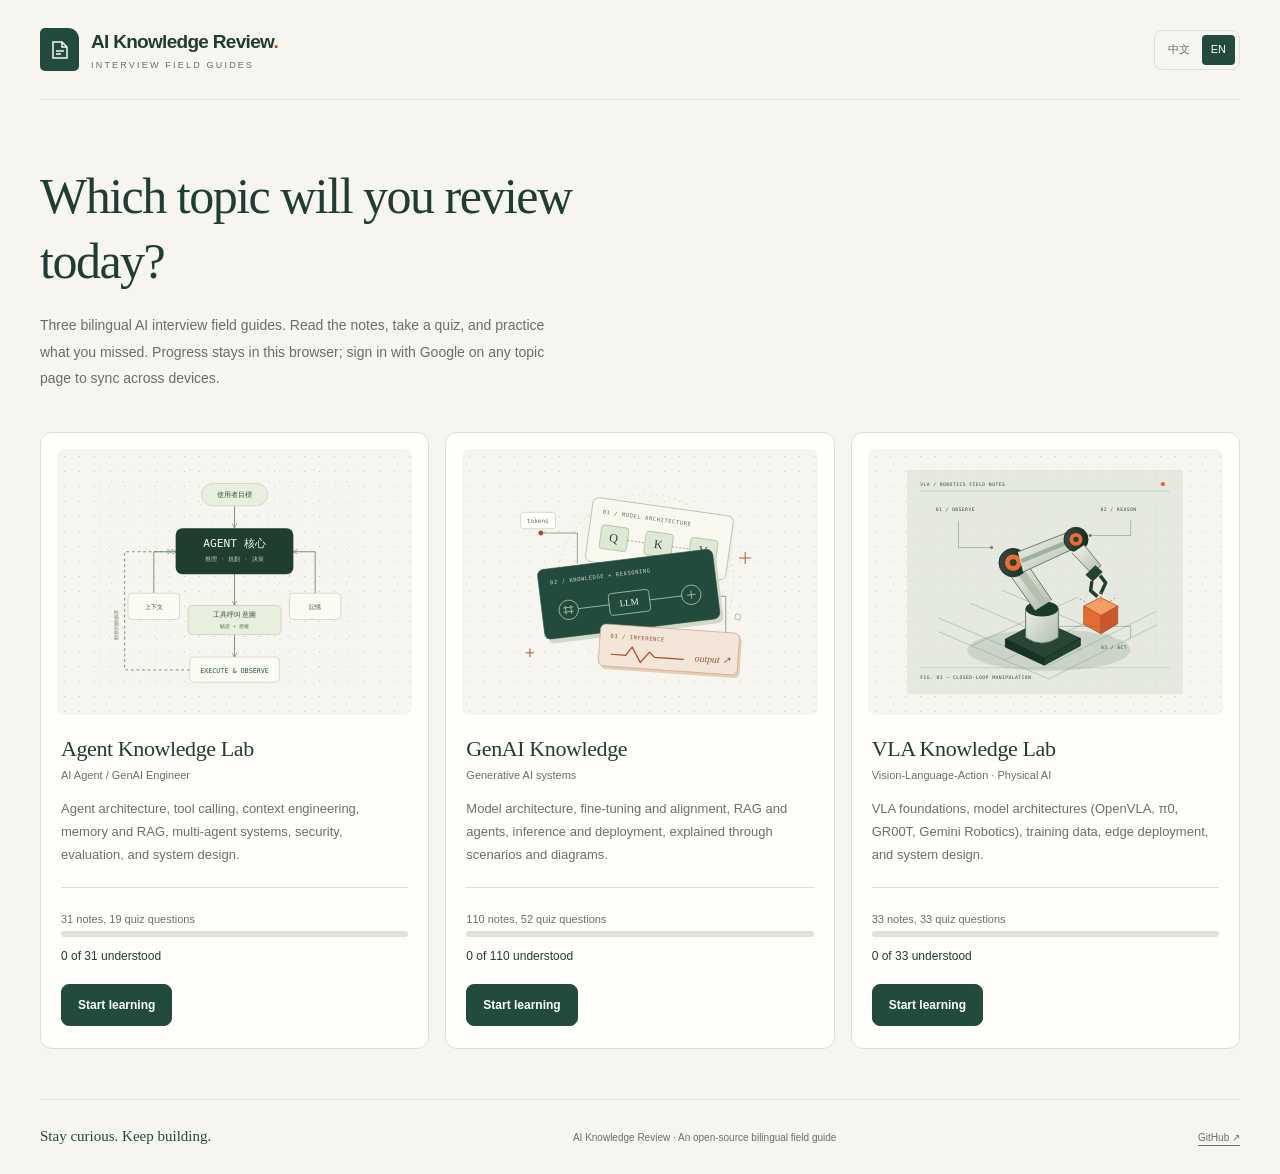
<file: index.html>
<!doctype html>
<html lang="zh-Hant">
<head>
<meta charset="utf-8">
<meta name="viewport" content="width=device-width,initial-scale=1">
<meta name="theme-color" content="#f6f5ef">
<meta name="description" content="AI 面試複習：Agent、GenAI、VLA 三個雙語知識庫。Bilingual AI interview field guides for agents, GenAI, and VLA.">
<title>AI Knowledge Review</title>
<link rel="icon" href="agent/assets/favicon.svg" type="image/svg+xml">
<link rel="stylesheet" href="shared/study.css">
<style>
  .hub-hero{padding:64px 0 40px;max-width:640px}
  .hub-hero h1{font-family:Georgia,"Noto Serif TC","Songti TC",serif;font-size:clamp(32px,4vw,50px);font-weight:500;letter-spacing:-1.5px;margin-bottom:18px}
  .hub-hero p{font-size:14px;color:var(--muted);line-height:1.9;max-width:520px}
  .shelf{display:grid;grid-template-columns:repeat(3,minmax(0,1fr));gap:16px}
  .topic{display:flex;flex-direction:column;padding:16px 16px 22px;border:1px solid var(--line);border-radius:12px;background:var(--surface);color:inherit;text-decoration:none;transition:border-color .2s}
  .topic:hover{border-color:#9fb393}
  .topic:focus-visible{outline:3px solid var(--orange);outline-offset:3px}
  .topic.recent{border-color:var(--green);box-shadow:0 3px 0 var(--green)}
  .topic-art{display:grid;place-items:center;aspect-ratio:4/3;margin-bottom:20px;border-radius:8px;background:var(--paper) radial-gradient(#c3ccbd .7px,transparent .7px) 0 0/15px 15px}
  .topic-art img{width:84%;height:84%;object-fit:contain}
  .topic h2{font-family:Georgia,"Noto Serif TC",serif;font-size:22px;font-weight:500;letter-spacing:-.4px;padding:0 4px}
  .topic small{display:block;color:var(--muted);font-size:11px;margin:2px 0 12px;padding:0 4px}
  .topic>p{flex:1;font-size:13px;color:var(--muted);line-height:1.8;padding:0 4px}
  .topic-progress{margin:20px 4px 0;padding-top:16px;border-top:1px solid var(--line)}
  .topic-status{font-size:12px;margin-top:9px}
  .topic-count{font-size:11px;color:var(--muted)}
  .topic .btn{margin:18px 4px 0;align-self:flex-start;pointer-events:none}
  .recent-tag{align-self:flex-start;margin:0 4px 8px;font-size:11px;font-weight:600;padding:2px 10px;border-radius:20px;background:var(--green);color:white}
  @media(max-width:900px){.shelf{grid-template-columns:1fr;max-width:520px}}
  @media(max-width:440px){.hub-hero{padding:36px 0 28px}}
  @media(prefers-reduced-motion:reduce){.topic{transition:none}}
</style>
</head>
<body>
<div class="shell">
<header class="top">
  <a class="brand" href="./"><span class="brand-symbol"><svg width="24" height="24" viewBox="0 0 24 24" fill="none" stroke="currentColor" stroke-width="1.5" aria-hidden="true"><path d="M5 4h9l5 5v11H5zM14 4v5h5M8 13h8M8 16h5"/></svg></span><span><strong>AI Knowledge Review<span style="color:var(--orange)">.</span></strong><small>INTERVIEW FIELD GUIDES</small></span></a>
  <div class="language" role="group" aria-label="Language / 語言"><button data-lang="zh" lang="zh-Hant" aria-pressed="true">中文</button><button data-lang="en" lang="en" aria-pressed="false">EN</button></div>
</header>
<main>
  <section class="hub-hero">
    <h1 data-i18n="title">今天要複習哪一個主題？</h1>
    <p data-i18n="intro">三個中英雙語的 AI 面試知識庫：讀筆記、做測驗、回頭練錯題。進度存在這個瀏覽器；在主題頁登入 Google，就能跨裝置同步。</p>
  </section>
  <div class="shelf">
    <!-- data-notes / data-quiz match each topic's script#seed (checked by tests/study.test.cjs). -->
    <a class="topic" href="agent/" data-records="agent-learning-records" data-notes="31" data-quiz="19">
      <span class="topic-art"><img src="agent/art.svg" width="480" height="400" alt=""></span>
      <h2>Agent Knowledge Lab</h2><small>AI Agent / GenAI Engineer</small>
      <p data-i18n="agent">Agent 架構、Tool Calling、Context Engineering、Memory 與 RAG、多代理、安全、評估與系統設計。</p>
      <div class="topic-progress"><span class="topic-count"></span><div class="progress"><div class="bar"></div></div><p class="topic-status"></p></div>
      <span class="btn primary"></span>
    </a>
    <a class="topic" href="genai/" data-records="genai-learning-v1-records" data-notes="110" data-quiz="52">
      <span class="topic-art"><img src="genai/art.svg" width="490" height="355" alt=""></span>
      <h2>GenAI Knowledge</h2><small>Generative AI systems</small>
      <p data-i18n="genai">模型架構、微調與對齊、RAG 與 Agent、推論與部署，搭配情境式說明與圖解。</p>
      <div class="topic-progress"><span class="topic-count"></span><div class="progress"><div class="bar"></div></div><p class="topic-status"></p></div>
      <span class="btn primary"></span>
    </a>
    <a class="topic" href="vla/" data-records="vla-knowledge-lab-v1-records" data-notes="33" data-quiz="33">
      <span class="topic-art"><img src="vla/art.svg" width="640" height="520" alt=""></span>
      <h2>VLA Knowledge Lab</h2><small>Vision-Language-Action · Physical AI</small>
      <p data-i18n="vla">VLA 基礎、模型架構（OpenVLA、π0、GR00T、Gemini Robotics）、訓練資料、邊緣部署與系統設計。</p>
      <div class="topic-progress"><span class="topic-count"></span><div class="progress"><div class="bar"></div></div><p class="topic-status"></p></div>
      <span class="btn primary"></span>
    </a>
  </div>
</main>
<footer class="foot"><span>Stay curious. Keep building.</span><span data-i18n="footer">AI Knowledge Review · 開源雙語學習手冊</span><a href="https://github.com/greamown/ai-knowledge-review" target="_blank" rel="noopener">GitHub ↗</a></footer>
</div>
<script src="shared/progress-records.js"></script>
<script>
"use strict";
const COPY = {
  zh: {
    title: "今天要複習哪一個主題？",
    intro: "三個中英雙語的 AI 面試知識庫：讀筆記、做測驗、回頭練錯題。進度存在這個瀏覽器；在主題頁登入 Google，就能跨裝置同步。",
    agent: "Agent 架構、Tool Calling、Context Engineering、Memory 與 RAG、多代理、安全、評估與系統設計。",
    genai: "模型架構、微調與對齊、RAG 與 Agent、推論與部署，搭配情境式說明與圖解。",
    vla: "VLA 基礎、模型架構（OpenVLA、π0、GR00T、Gemini Robotics）、訓練資料、邊緣部署與系統設計。",
    footer: "AI Knowledge Review · 開源雙語學習手冊",
    count: (n, q) => `${n} 則筆記，${q} 題測驗`,
    status: (r, n, w) => `已理解 ${r} / ${n}` + (w ? `，${w} 題待複習` : ""),
    start: "開始學習", resume: "繼續學習", recent: "上次學到這裡"
  },
  en: {
    title: "Which topic will you review today?",
    intro: "Three bilingual AI interview field guides. Read the notes, take a quiz, and practice what you missed. Progress stays in this browser; sign in with Google on any topic page to sync across devices.",
    agent: "Agent architecture, tool calling, context engineering, memory and RAG, multi-agent systems, security, evaluation, and system design.",
    genai: "Model architecture, fine-tuning and alignment, RAG and agents, inference and deployment, explained through scenarios and diagrams.",
    vla: "VLA foundations, model architectures (OpenVLA, π0, GR00T, Gemini Robotics), training data, edge deployment, and system design.",
    footer: "AI Knowledge Review · An open-source bilingual field guide",
    count: (n, q) => `${n} notes, ${q} quiz questions`,
    status: (r, n, w) => `${r} of ${n} understood` + (w ? `, ${w} to review` : ""),
    start: "Start learning", resume: "Continue learning", recent: "Where you left off"
  }
};
const LANG_KEY = "ai-knowledge-review-lang";
let lang = "en";
try { if (localStorage.getItem(LANG_KEY) === "zh") lang = "zh"; } catch {}
// Reads the same per-item records the topic pages save: notes count when read (Agent's older records say state "understood").
// ponytail: a topic last used before records existed shows 0 here until it is opened and saved once.
function progress(key) {
  let records = {};
  try { records = ProgressRecords.clean(JSON.parse(localStorage.getItem(key))); } catch {}
  const live = Object.entries(ProgressRecords.live(records));
  return {
    read: live.filter(([k, r]) => !k.startsWith("quiz:") && (r.read === true || r.state === "understood")).length,
    wrong: live.filter(([k, r]) => k.startsWith("quiz:") && r.wrong).length,
    latest: ProgressRecords.latest(records)
  };
}
function render() {
  const t = COPY[lang];
  document.documentElement.lang = lang === "en" ? "en" : "zh-Hant";
  document.querySelectorAll("[data-i18n]").forEach(node => node.textContent = t[node.dataset.i18n]);
  document.querySelectorAll("[data-lang]").forEach(b => b.setAttribute("aria-pressed", String(b.dataset.lang === lang)));
  const cards = [...document.querySelectorAll(".topic")].map(card => ({card, ...progress(card.dataset.records)}));
  const recent = cards.reduce((best, c) => c.latest > (best?.latest || 0) ? c : best, null);
  for (const {card, read, wrong, latest} of cards) {
    const notes = Number(card.dataset.notes);
    card.querySelector(".topic-count").textContent = t.count(notes, card.dataset.quiz);
    card.querySelector(".bar").style.width = Math.min(read / notes, 1) * 100 + "%";
    card.querySelector(".topic-status").textContent = t.status(Math.min(read, notes), notes, wrong);
    card.querySelector(".btn").textContent = latest ? t.resume : t.start;
    card.classList.toggle("recent", card === recent?.card);
    card.querySelector(".recent-tag")?.remove();
    if (card === recent?.card) { const tag = document.createElement("span"); tag.className = "recent-tag"; tag.textContent = t.recent; card.querySelector("h2").before(tag); }
  }
}
document.querySelectorAll("[data-lang]").forEach(b => b.addEventListener("click", () => {
  lang = b.dataset.lang;
  try { localStorage.setItem(LANG_KEY, lang); } catch {}
  render();
}));
// Returning from a topic with the back button can restore this page from cache; refresh its progress.
addEventListener("pageshow", render);
render();
</script>
</body>
</html>
</file>
<file: shared/study.css>
:root{--paper:#f6f5ef;--surface:#fffefa;--ink:#203d35;--muted:#65716a;--line:#dedfd5;--green:#234b3d;--mint:#e4ecdf;--orange:#af4a25;--peach:#f3e5d8;--blue:#e3eaf0;--radius:16px;color:var(--ink);background:var(--paper);font-family:"Avenir Next","Noto Sans TC","Microsoft JhengHei",sans-serif;font-synthesis:none}
*{box-sizing:border-box}body{margin:0;line-height:1.7}button,input,select{font:inherit}button,a,input,select{-webkit-tap-highlight-color:transparent}button{cursor:pointer}button:disabled{cursor:default}button:focus-visible,a:focus-visible,input:focus-visible,select:focus-visible,summary:focus-visible{outline:3px solid var(--orange);outline-offset:4px}a{color:inherit;text-underline-offset:4px}button{color:inherit}h1,h2,h3,p{margin:0}h1,h2,h3{line-height:1.3}svg{display:block}.hide,[hidden]{display:none!important}.shell{max-width:1280px;margin:auto;padding:0 40px}.top{display:flex;justify-content:space-between;align-items:center;gap:24px;min-height:100px;border-bottom:1px solid var(--line)}.brand{display:flex;align-items:center;gap:12px;text-decoration:none}.brand-symbol{display:grid;place-items:center;background:var(--green);color:var(--paper);width:39px;height:43px;border-radius:5px 11px 5px 5px}.brand strong{display:block;font-size:19px;letter-spacing:-.7px}.brand small{display:block;font-size:9px;letter-spacing:2.2px;color:var(--muted)}.top-right,.tabs,.row{display:flex;align-items:center;gap:12px}.top-right{gap:26px}.tabs{gap:24px}.tab{padding:13px 0;background:none;border:0;color:var(--muted);font-size:13px;position:relative}.tab[aria-current="page"]{color:var(--ink);font-weight:700}.tab[aria-current="page"]:after{content:"";position:absolute;bottom:3px;left:0;right:0;height:2px;background:var(--orange)}.language{display:flex;gap:3px;padding:4px;border:1px solid var(--line);border-radius:8px}.language button{font-size:11px;min-height:30px;padding:3px 9px;border:0;border-radius:4px;background:none;color:var(--muted)}.language button[aria-pressed="true"]{background:var(--green);color:white}.eyebrow{font-size:10px;letter-spacing:2.2px;font-weight:700;text-transform:uppercase}.eyebrow.accent{color:var(--orange)}.hero{display:grid;grid-template-columns:1.15fr 1fr;gap:30px;align-items:center;padding:58px 0 42px}.hero h1{font-size:clamp(35px,4.4vw,58px);font-weight:500;letter-spacing:-2px;margin:18px 0 20px;font-family:Georgia,"Noto Serif TC","Songti TC",serif;max-width:650px}.hero h1 em{color:var(--orange);font-weight:400;font-style:normal}.hero p{max-width:460px;font-size:14px;color:var(--muted);line-height:1.9}.hero-actions{display:flex;gap:20px;align-items:center;margin-top:28px}.btn{display:inline-flex;gap:9px;align-items:center;justify-content:center;min-height:42px;border:1px solid var(--line);background:var(--surface);border-radius:8px;padding:9px 16px;font-size:12px;font-weight:600;text-decoration:none;transition:background .2s,transform .2s}.btn:hover{background:var(--mint);transform:translateY(-1px)}.btn.primary{background:var(--green);border-color:var(--green);color:white}.btn.primary:hover{background:#32614e}.btn.text{background:transparent;border-color:transparent;padding-left:0;color:var(--muted)}.icon{width:20px;height:20px;flex-shrink:0}.hero-art{position:relative;max-width:510px;width:100%;justify-self:end;background-image:radial-gradient(#acb8a7 0.7px,transparent .7px);background-size:15px 15px;border-radius:50%;padding:7px}.hero-art img{display:block;width:100%;height:auto}.art-caption{text-align:center;font-family:Georgia,serif;font-style:italic;font-size:12px;color:var(--muted);margin-top:-5px}.stats{display:grid;grid-template-columns:1.2fr 1fr 1fr;background:var(--surface);border:1px solid var(--line);border-radius:12px;padding:22px 0;margin-bottom:42px}.stat{padding:0 28px;border-right:1px solid var(--line);display:flex;gap:17px;align-items:center}.stat:last-child{border:0}.stat-icon{width:39px;height:39px;display:grid;place-items:center;color:var(--green);background:var(--mint);border-radius:50%}.stat b{font-family:Georgia,serif;font-size:27px;font-weight:400;line-height:1.2}.stat span{display:block;color:var(--muted);font-size:11px;margin-top:3px}.stat .progress{width:100%;margin-top:7px;height:3px}.stat-copy{flex:1}.section-head{display:flex;align-items:end;justify-content:space-between;gap:20px;margin-bottom:20px}.section-head h2{font-family:Georgia,"Noto Serif TC",serif;font-size:25px;letter-spacing:-.5px;font-weight:500}.section-head p{font-size:12px;color:var(--muted);margin-top:5px}.section-note{font-size:10px;color:var(--muted);letter-spacing:1px}.paths{display:grid;grid-template-columns:repeat(4,minmax(0,1fr));gap:13px;margin-bottom:42px}.path{padding:20px;text-align:left;border:1px solid var(--line);border-radius:12px;background:transparent;position:relative;transition:transform .2s,background .2s}.path:hover{transform:translateY(-3px);background:var(--surface)}.path.active{border-color:var(--green);background:var(--surface);box-shadow:0 3px 0 var(--green)}.path-top{display:flex;align-items:center;justify-content:space-between;margin-bottom:22px}.path-icon{display:grid;place-items:center;width:36px;height:36px;border-radius:9px;background:var(--mint)}.path:nth-child(2) .path-icon{background:var(--peach);color:var(--orange)}.path:nth-child(3) .path-icon{background:var(--blue);color:#385b73}.path:nth-child(4) .path-icon{background:#ece8dc;color:#725f32}.path-num{font-family:Georgia,serif;color:var(--muted);font-size:12px}.path h3{font-size:15px;margin-bottom:8px}.path p{font-size:11px;color:var(--muted);min-height:38px;line-height:1.7}.path-bottom{display:flex;justify-content:space-between;font-size:10px;color:var(--muted);margin-top:18px;padding-top:13px;border-top:1px solid var(--line)}.layout{display:grid;grid-template-columns:215px minmax(0,1fr);gap:35px;border-top:1px solid var(--line);padding-top:32px;scroll-margin-top:20px}.layout>aside,.layout>main{min-width:0}.sidebar{position:sticky;top:24px;align-self:start}.sidebar .eyebrow{color:var(--muted);margin-bottom:15px}.filter{display:flex;align-items:center;gap:10px;width:100%;padding:12px 10px;text-align:left;border:0;border-radius:7px;background:none;color:var(--muted);font-size:12px;margin-bottom:3px}.filter .icon{width:17px;height:17px}.filter.active{background:var(--mint);color:var(--green);font-weight:700}.filter .count{margin-left:auto;font-size:10px}.study-tip{margin-top:28px;padding:20px 15px;background:#edeedf;border-radius:10px}.study-tip .icon{color:var(--orange);margin-bottom:12px}.study-tip h3{font-size:12px;margin-bottom:8px}.study-tip p{font-size:11px;line-height:1.9;color:var(--muted)}.sidebar-note{margin:18px 10px;color:var(--muted);font-size:10px}.main-title{display:flex;align-items:center;gap:12px}.main-title h2{font-size:24px;font-family:Georgia,"Noto Serif TC",serif;font-weight:500}.pill{border:1px solid var(--line);border-radius:20px;padding:3px 10px;font-size:10px;white-space:nowrap;color:var(--muted)}.tools{display:flex;gap:10px;margin:20px 0}.search-wrap{position:relative;flex:1;min-width:0}.search-wrap>.icon{position:absolute;left:14px;top:13px;width:17px;color:var(--muted)}input,select{background:var(--surface);color:var(--ink);border:1px solid var(--line);border-radius:8px;padding:11px 13px;font-size:12px;min-width:0;min-height:44px}input{width:100%;padding-left:41px}input::placeholder{color:#7a8178}select{max-width:100%}.visual-guide{background:#eaf0e6;border:1px solid #d9e3d3;border-radius:12px;padding:22px;margin-bottom:20px;overflow:hidden}.guide-top{display:flex;align-items:start;justify-content:space-between;gap:15px}.guide-top h3{font-size:16px;font-weight:600;margin:5px 0 8px}.guide-top p{font-size:12px;color:#50634f;max-width:570px}.guide-tag{font-size:9px;letter-spacing:1.2px;white-space:nowrap;color:#50634f}.flow{display:flex;align-items:stretch;gap:20px;margin:22px 0 14px;list-style:none;padding:0}.flow li{flex:1;min-width:0;position:relative;background:var(--surface);border:1px solid #cbd8c4;border-radius:8px;padding:12px;text-align:center;font-size:12px;font-weight:600}.flow li:not(:last-child):after{content:"→";position:absolute;right:-17px;top:50%;transform:translateY(-50%);color:#687e5e}.flow .icon{margin:0 auto 8px;color:var(--green)}.flow small{display:block;color:var(--muted);font-weight:400;font-size:10px;margin-top:4px}.lora-flow{display:grid;grid-template-columns:1fr 1.3fr 1fr;grid-template-rows:auto auto;gap:12px 20px;align-items:center}.lora-flow li:first-child{grid-column:1;grid-row:1 / 3}.lora-flow li:nth-child(2){grid-column:2;grid-row:1}.lora-flow li:nth-child(3){grid-column:2;grid-row:2}.lora-flow li:last-child{grid-column:3;grid-row:1 / 3}.lora-flow li:first-child:after{content:"↗ ↘"}.lora-flow li:nth-child(3):after{display:block}.guide-foot{font-size:10px;color:#52664d;display:flex;gap:8px;align-items:center}.guide-foot .icon{width:15px;height:15px}.stack{display:grid;gap:10px}.qa{border:1px solid var(--line);border-radius:11px;background:var(--surface);overflow:hidden;transition:border-color .2s}.qa:hover{border-color:#b2bfb0}.qa.is-read{border-left:3px solid #739465}.question-summary{width:100%;border:0;background:transparent;text-align:left;color:inherit;display:grid;grid-template-columns:40px minmax(0,1fr) auto;align-items:center;gap:13px;padding:19px 20px}.question-number{font-family:Georgia,serif;font-size:17px;color:var(--muted);align-self:start}.question-title{display:block;font-size:15px;font-weight:600;overflow-wrap:anywhere}.question-copy .meta{display:block;font-weight:400}.meta{font-size:9px;color:var(--muted);letter-spacing:.5px;margin-top:5px}.question-actions{display:flex;gap:8px;align-items:center}.reveal{display:grid;place-items:center;flex-shrink:0;width:34px;height:34px;border:1px solid var(--line);border-radius:50%;font-size:22px;font-weight:400;color:var(--green)}.question-summary:hover{background:var(--mint)}.question-summary[aria-expanded="true"] .reveal{background:var(--green);border-color:var(--green);color:white}.answer{border-top:1px solid var(--line);padding:20px 22px 20px 73px;background:#f9faf4}.answer-label{font-size:9px;letter-spacing:1.4px;color:var(--orange);font-weight:700;margin-bottom:10px}.answer p{font-size:13px;line-height:1.95;white-space:pre-line;overflow-wrap:anywhere}.answer-footer{display:flex;gap:12px;justify-content:space-between;align-items:center;flex-wrap:wrap;margin-top:17px}.answer-footer>span{font-size:10px;color:var(--muted)}.mark{min-height:34px;font-size:10px;padding:6px 11px}.mini-flow{display:flex;align-items:center;gap:8px;flex-wrap:wrap;margin:16px 0;font-family:Georgia,serif;font-size:12px}.mini-flow span{padding:6px 10px;background:var(--mint);border:1px solid #d5dfcf;border-radius:5px}.pagination{display:flex;align-items:center;justify-content:space-between;gap:12px;margin:22px 0}.pagination span{color:var(--muted);font-size:11px}.progress{height:6px;border-radius:20px;background:#dde4d5;overflow:hidden}.bar{height:100%;background:#739465;transition:width .3s}.panel{padding:28px;border:1px solid var(--line);border-radius:12px;background:var(--surface)}.panel h2{font-family:Georgia,"Noto Serif TC",serif;font-size:25px;font-weight:500}.panel>p{white-space:pre-line;font-size:13px;color:var(--muted);margin:12px 0 20px}.row{justify-content:space-between;flex-wrap:wrap}.quiz-card{margin-top:20px}.quiz-card h3{font-size:22px;margin:25px 0 20px}.quiz-card>.meta{margin-bottom:12px}.quiz-option{display:flex;align-items:center;gap:13px;text-align:left;width:100%;padding:14px;margin:10px 0;border:1px solid var(--line);border-radius:8px;background:var(--surface);font-size:13px}.option-letter{display:grid;place-items:center;width:29px;height:29px;flex-shrink:0;border:1px solid var(--line);border-radius:6px;font-size:11px}.quiz-option:hover:not(:disabled){background:var(--mint);border-color:#8eaa83}.quiz-option.correct{background:#e4efdf;border-color:#739465}.quiz-option.wrong{background:#f6e4dc;border-color:#ba6846}.quiz-option:disabled{color:var(--ink);opacity:1}.feedback{margin-top:20px;padding:20px;background:var(--paper);border-radius:9px}.feedback p{white-space:pre-line;font-size:13px;margin:8px 0 16px}.feedback strong{font-size:14px}.empty{text-align:center;padding:45px 20px;border:1px dashed #c0c9b9;border-radius:12px}.empty .icon{margin:0 auto 14px;width:32px;height:32px;color:#739465}.empty h3{font-size:17px;margin-bottom:10px}.empty p{font-size:12px;color:var(--muted);margin-bottom:16px}.score{font-family:Georgia,serif;font-size:65px;font-weight:400;color:var(--green)}.foot{display:flex;align-items:center;justify-content:space-between;gap:15px;border-top:1px solid var(--line);margin:50px 0 0;padding:24px 0;color:var(--muted);font-size:10px}.foot span:first-child{font-family:Georgia,serif;font-size:15px;color:var(--green)}.skip{position:absolute;left:20px;top:-100px;background:var(--green);color:white;padding:8px 15px;z-index:10}.skip:focus{top:10px}.storage-note{margin-top:18px;padding:10px;background:var(--peach);font-size:12px;border-radius:8px}.hero-copy,.hero-art{animation:arrive .6s ease-out both}.hero-art{animation-delay:.12s}@keyframes arrive{from{opacity:0;transform:translateY(10px)}to{opacity:1;transform:translateY(0)}}
.progress-link{font-size:11px;text-decoration:none;white-space:nowrap}.progress-tools{margin-top:42px;padding:26px;border:1px solid var(--line);border-radius:12px;background:var(--surface)}.progress-tools h2{font-family:Georgia,"Noto Serif TC",serif;font-size:22px;font-weight:500}.progress-tools>p,.sync-meta{font-size:12px;color:var(--muted);margin-top:8px}.progress-actions{display:flex;gap:10px;align-items:center;flex-wrap:wrap;margin-top:18px}.cloud-backup{margin-top:22px;padding-top:22px;border-top:1px solid var(--line)}.cloud-backup h3{font-size:14px}.sync-meta{display:flex;gap:18px;flex-wrap:wrap}.sync-status{font-size:12px;min-height:21px}.cloud-backup button:disabled{opacity:.55}
@media(min-width:1500px){.shell{max-width:1360px}.hero{padding-top:70px;padding-bottom:50px}}
@media(max-width:1000px){.shell{padding:0 25px}.top-right{gap:18px}.tabs{gap:15px}.hero{gap:10px}.hero h1{font-size:42px}.layout{grid-template-columns:185px minmax(0,1fr);gap:23px}.path{padding:16px}.question-summary{gap:8px;padding:16px}.answer{padding-left:63px}.reveal{font-size:22px}.stat{padding:0 20px}}
@media(max-width:760px){.shell{padding:0 20px}.top{min-height:115px;flex-wrap:wrap;gap:6px;padding:16px 0}.brand strong{font-size:17px}.brand small{font-size:8px}.brand-symbol{width:31px;height:36px}.top-right{display:contents}.tabs{order:3;width:100%;gap:25px}.language{margin-left:auto}.hero{padding:30px 0;grid-template-columns:1fr 0.7fr;gap:0}.hero h1{font-size:34px;letter-spacing:-1px}.hero p{font-size:12px}.hero-actions{gap:7px;margin-top:20px;flex-wrap:wrap}.hero-art{padding:0;align-self:center}.art-caption{font-size:9px}.hero .eyebrow{font-size:8px;letter-spacing:1px}.stats{padding:17px 0;margin-bottom:30px;grid-template-columns:1fr 1fr 1fr}.stat{padding:0 12px;gap:7px}.stat-icon{display:none}.stat b{font-size:24px}.stat span{font-size:9px}.section-head h2{font-size:22px}.section-note{display:none}.paths{grid-template-columns:repeat(2,minmax(0,1fr));gap:10px;margin-bottom:28px}.path-top{margin-bottom:12px}.path p{min-height:0}.path-bottom{margin-top:12px}.layout{grid-template-columns:minmax(0,1fr);gap:20px;padding-top:20px}.sidebar{position:static}.sidebar>.eyebrow,.study-tip,.sidebar-note{display:none}#filters{display:flex;gap:6px;overflow-x:auto;padding-bottom:8px}.filter{width:auto;flex-shrink:0;padding:9px 11px;margin:0;font-size:11px}.filter .icon,.filter .count{display:none}.main-title h2{font-size:23px}.visual-guide{padding:18px}.guide-top h3{font-size:15px}.guide-tag{display:none}.flow{gap:16px}.flow li{font-size:11px;padding:10px 5px}.flow li:not(:last-child):after{right:-14px}.flow small{font-size:9px}.question-summary{grid-template-columns:29px minmax(0,1fr) auto;padding:15px 12px;gap:7px}.question-title{font-size:13px}.meta{font-size:8px}.question-number{font-size:15px}.question-actions .read-check{display:none}.reveal{width:32px;height:32px;font-size:22px}.answer{padding:18px}.panel{padding:20px}.foot{flex-wrap:wrap;margin-top:32px;gap:8px}.foot span:first-child{width:100%}}
@media(max-width:440px){.hero{grid-template-columns:1fr}.hero-art{width:78%;justify-self:center;margin:12px 0 -3px}.hero h1{font-size:38px;max-width:350px}.hero p{max-width:340px}.hero-actions{gap:18px}.hero{padding-bottom:22px}.stat b{font-size:22px}.stat{padding:0 10px}.flow{flex-wrap:wrap;gap:12px}.flow li{flex:1 1 40%}.flow li:after{display:none}.flow li:before{content:counter(list-item,decimal-leading-zero);display:block;font-size:9px;color:var(--muted);margin-bottom:5px}.flow .icon{display:none}.tools{gap:7px}.tools select{padding:10px 7px;font-size:11px}.question-summary{grid-template-columns:25px minmax(0,1fr) auto}.pagination .btn{padding:8px 11px}.pill{font-size:9px}}
@media(prefers-reduced-motion:reduce){*,*:before,*:after{animation:none!important;transition:none!important;scroll-behavior:auto!important}}
.mini-flow small{flex-basis:100%;color:var(--muted);font-family:inherit;font-size:11px;letter-spacing:.5px}
</file>
